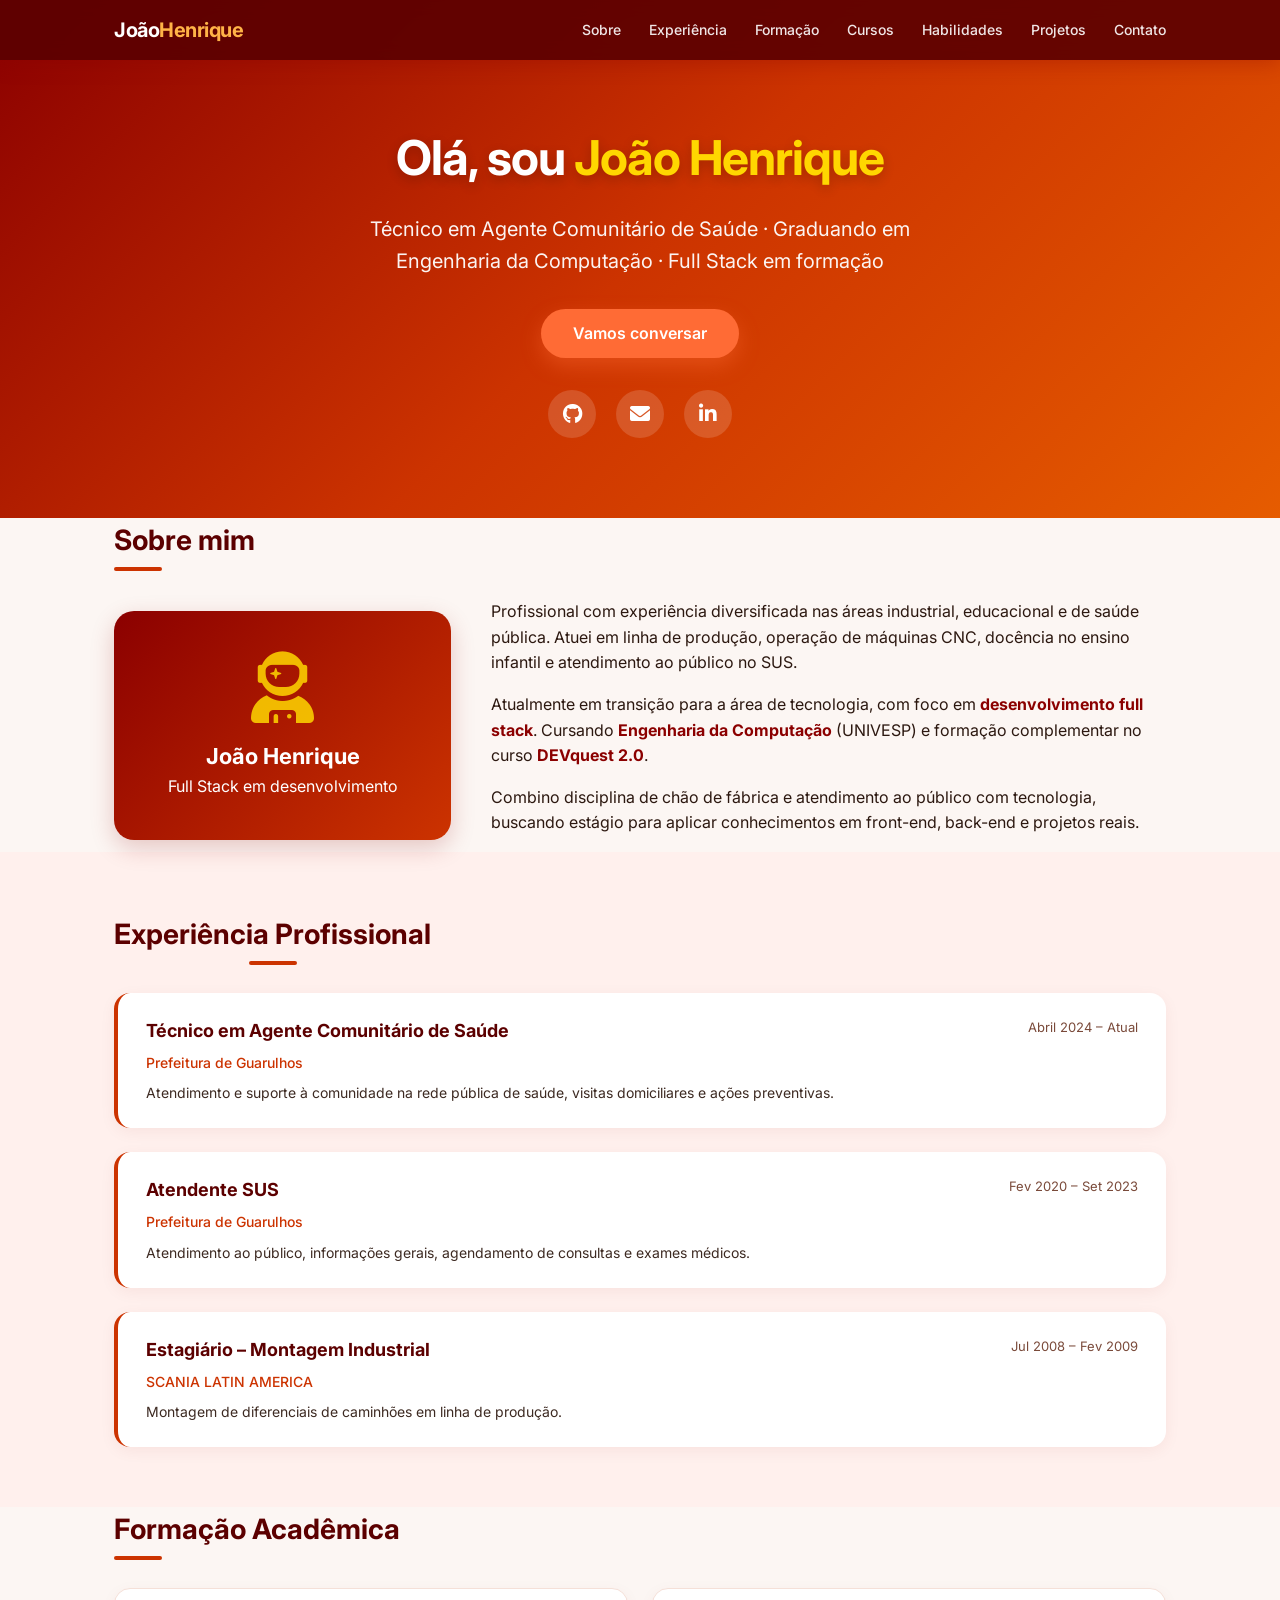
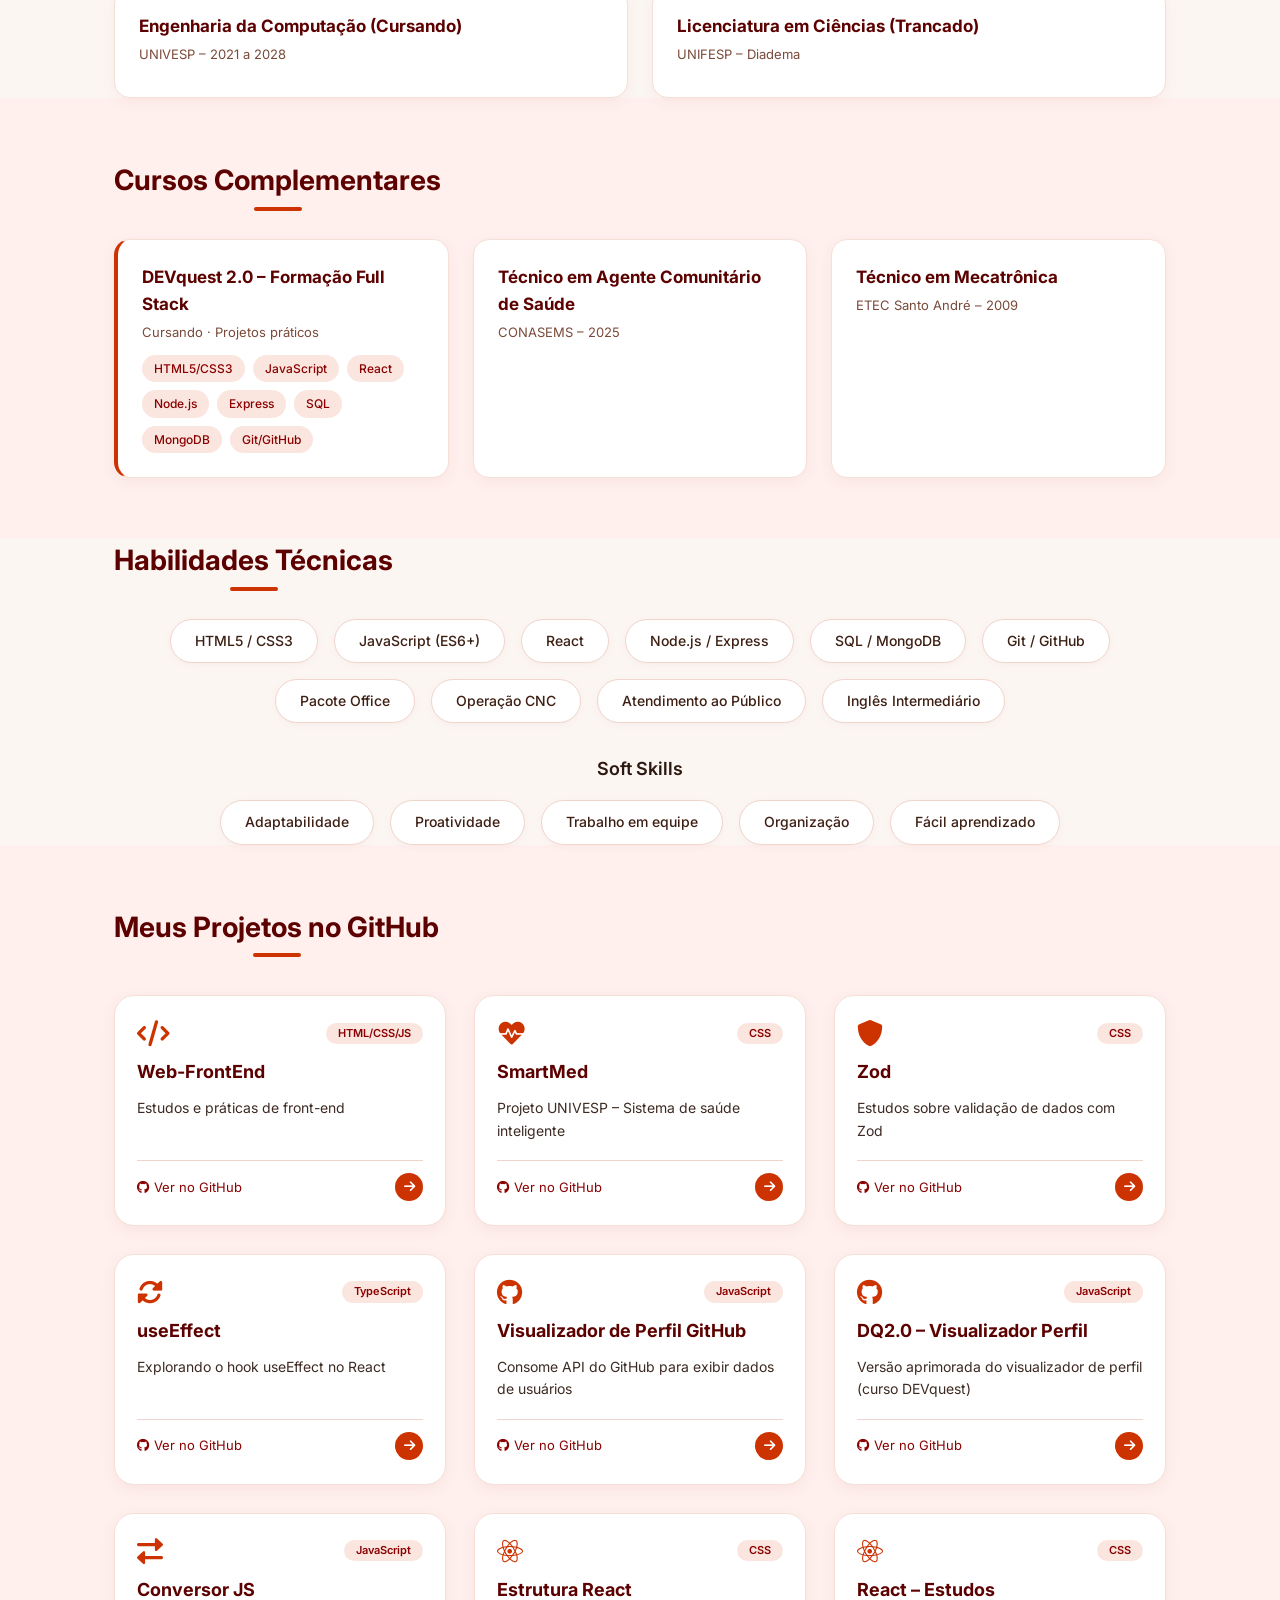
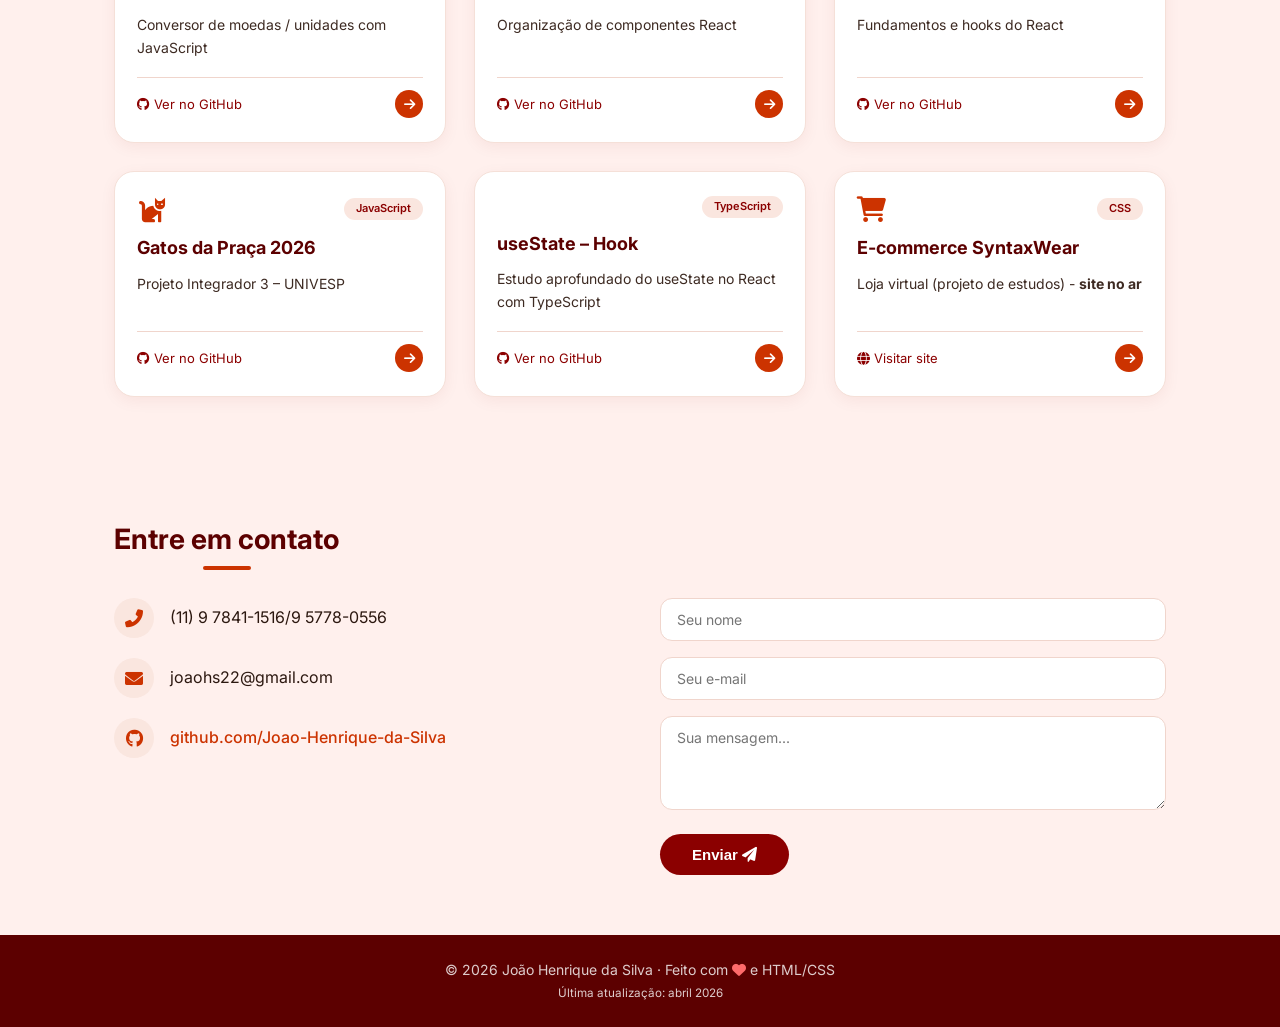
<file: index.html>
<!DOCTYPE html>
<html lang="pt-br">
<head>
    <meta charset="UTF-8">
    <meta name="viewport" content="width=device-width, initial-scale=1.0">
    <title>João Henrique da Silva | Portfólio</title>
    <link href="https://fonts.googleapis.com/css2?family=Inter:opsz,wght@14..32,300;400;600;700&display=swap" rel="stylesheet">
    <link rel="stylesheet" href="https://cdnjs.cloudflare.com/ajax/libs/font-awesome/6.0.0-beta3/css/all.min.css">
    <!-- Link para o CSS externo -->
    <link rel="stylesheet" href="style.css">
</head>
<body>
    <nav class="navbar">
        <div class="container">
            <div class="logo">João<span>Henrique</span></div>
            <button class="nav-toggle" id="navToggle"><i class="fas fa-bars"></i></button>
            <ul class="nav-links" id="navLinks">
                <li><a href="#sobre">Sobre</a></li>
                <li><a href="#experiencia">Experiência</a></li>
                <li><a href="#formacao">Formação</a></li>
                <li><a href="#cursos">Cursos</a></li>
                <li><a href="#habilidades">Habilidades</a></li>
                <li><a href="#projetos">Projetos</a></li>
                <li><a href="#contato">Contato</a></li>
            </ul>
        </div>
    </nav>

    <section class="hero" id="home">
        <div class="container">
            <h1>Olá, sou <span>João Henrique</span></h1>
            <p>Técnico em Agente Comunitário de Saúde · Graduando em Engenharia da Computação · Full Stack em formação</p>
            <a href="#contato" class="btn">Vamos conversar</a>
            <div class="social-icons">
                <a href="https://github.com/Joao-Henrique-da-Silva" target="_blank"><i class="fab fa-github"></i></a>
                <a href="mailto:joaohs22@gmail.com"><i class="fas fa-envelope"></i></a>
                <a href="#"><i class="fab fa-linkedin-in"></i></a>
            </div>
        </div>
    </section>

    <section id="sobre" class="container fade-in">
        <h2 class="section-title">Sobre mim</h2>
        <div class="sobre-grid">
            <div class="sobre-img">
                <i class="fas fa-user-astronaut"></i>
                <h3>João Henrique</h3>
                <p>Full Stack em desenvolvimento</p>
            </div>
            <div class="sobre-text">
                <p>Profissional com experiência diversificada nas áreas industrial, educacional e de saúde pública. Atuei em linha de produção, operação de máquinas CNC, docência no ensino infantil e atendimento ao público no SUS.</p>
                <p>Atualmente em transição para a área de tecnologia, com foco em <strong>desenvolvimento full stack</strong>. Cursando <strong>Engenharia da Computação</strong> (UNIVESP) e formação complementar no curso <strong>DEVquest 2.0</strong>.</p>
                <p>Combino disciplina de chão de fábrica e atendimento ao público com tecnologia, buscando estágio para aplicar conhecimentos em front-end, back-end e projetos reais.</p>
            </div>
        </div>
    </section>

    <section id="experiencia" style="background: #fff0ed;">
        <div class="container">
            <h2 class="section-title section-title-center">Experiência Profissional</h2>
            <div class="timeline fade-in">
                <div class="card">
                    <div class="card-header"><h3>Técnico em Agente Comunitário de Saúde</h3><span class="date">Abril 2024 – Atual</span></div>
                    <div class="card-company">Prefeitura de Guarulhos</div>
                    <div class="card-desc">Atendimento e suporte à comunidade na rede pública de saúde, visitas domiciliares e ações preventivas.</div>
                </div>
                <div class="card">
                    <div class="card-header"><h3>Atendente SUS</h3><span class="date">Fev 2020 – Set 2023</span></div>
                    <div class="card-company">Prefeitura de Guarulhos</div>
                    <div class="card-desc">Atendimento ao público, informações gerais, agendamento de consultas e exames médicos.</div>
                </div>
                <div class="card">
                    <div class="card-header"><h3>Estagiário – Montagem Industrial</h3><span class="date">Jul 2008 – Fev 2009</span></div>
                    <div class="card-company">SCANIA LATIN AMERICA</div>
                    <div class="card-desc">Montagem de diferenciais de caminhões em linha de produção.</div>
                </div>
            </div>
        </div>
    </section>

    <section id="formacao" class="container fade-in">
        <h2 class="section-title">Formação Acadêmica</h2>
        <div class="grid-2col">
            <div class="card-simple"><h4>Engenharia da Computação (Cursando)</h4><div class="sub">UNIVESP – 2021 a 2028</div></div>
            <div class="card-simple"><h4>Licenciatura em Ciências (Trancado)</h4><div class="sub">UNIFESP – Diadema</div></div>
        </div>
    </section>

    <section id="cursos" style="background: #fff0ed;">
        <div class="container fade-in">
            <h2 class="section-title section-title-center">Cursos Complementares</h2>
            <div class="grid-2col">
                <div class="card-simple" style="border-left: 4px solid #cc3300;">
                    <h4>DEVquest 2.0 – Formação Full Stack</h4>
                    <div class="sub">Cursando · Projetos práticos</div>
                    <div class="badge-group">
                        <span class="badge">HTML5/CSS3</span>
                        <span class="badge">JavaScript</span>
                        <span class="badge">React</span>
                        <span class="badge">Node.js</span>
                        <span class="badge">Express</span>
                        <span class="badge">SQL</span>
                        <span class="badge">MongoDB</span>
                        <span class="badge">Git/GitHub</span>
                    </div>
                </div>
                <div class="card-simple"><h4>Técnico em Agente Comunitário de Saúde</h4><div class="sub">CONASEMS – 2025</div></div>
                <div class="card-simple"><h4>Técnico em Mecatrônica</h4><div class="sub">ETEC Santo André – 2009</div></div>
            </div>
        </div>
    </section>

    <section id="habilidades" class="container fade-in">
        <h2 class="section-title section-title-center">Habilidades Técnicas</h2>
        <div class="skills-grid">
            <span class="skill-item">HTML5 / CSS3</span>
            <span class="skill-item">JavaScript (ES6+)</span>
            <span class="skill-item">React</span>
            <span class="skill-item">Node.js / Express</span>
            <span class="skill-item">SQL / MongoDB</span>
            <span class="skill-item">Git / GitHub</span>
            <span class="skill-item">Pacote Office</span>
            <span class="skill-item">Operação CNC</span>
            <span class="skill-item">Atendimento ao Público</span>
            <span class="skill-item">Inglês Intermediário</span>
        </div>
        <div style="margin-top:32px;">
            <h3 style="font-size:18px;font-weight:600;text-align:center;margin-bottom:16px;">Soft Skills</h3>
            <div class="skills-grid">
                <span class="skill-item">Adaptabilidade</span>
                <span class="skill-item">Proatividade</span>
                <span class="skill-item">Trabalho em equipe</span>
                <span class="skill-item">Organização</span>
                <span class="skill-item">Fácil aprendizado</span>
            </div>
        </div>
    </section>

    <section id="projetos" style="background: #fff0ed;">
        <div class="container fade-in">
            <h2 class="section-title section-title-center">Meus Projetos no GitHub</h2>
            <div class="projetos-grid">
                <a href="https://github.com/Joao-Henrique-da-Silva/Web-FrontEnd" target="_blank" class="projeto-card">
                    <div class="projeto-header"><i class="fas fa-code"></i><span class="linguagem">HTML/CSS/JS</span></div>
                    <h3>Web-FrontEnd</h3>
                    <p>Estudos e práticas de front-end</p>
                    <div class="projeto-footer"><span><i class="fab fa-github"></i> Ver no GitHub</span><span class="link-icon"><i class="fas fa-arrow-right"></i></span></div>
                </a>
                <a href="https://github.com/Joao-Henrique-da-Silva/5-Projeto-Univesp---SmartMed" target="_blank" class="projeto-card">
                    <div class="projeto-header"><i class="fas fa-heartbeat"></i><span class="linguagem">CSS</span></div>
                    <h3>SmartMed</h3>
                    <p>Projeto UNIVESP – Sistema de saúde inteligente</p>
                    <div class="projeto-footer"><span><i class="fab fa-github"></i> Ver no GitHub</span><span class="link-icon"><i class="fas fa-arrow-right"></i></span></div>
                </a>
                <a href="https://github.com/Joao-Henrique-da-Silva/zod" target="_blank" class="projeto-card">
                    <div class="projeto-header"><i class="fas fa-shield-alt"></i><span class="linguagem">CSS</span></div>
                    <h3>Zod</h3>
                    <p>Estudos sobre validação de dados com Zod</p>
                    <div class="projeto-footer"><span><i class="fab fa-github"></i> Ver no GitHub</span><span class="link-icon"><i class="fas fa-arrow-right"></i></span></div>
                </a>
                <a href="https://github.com/Joao-Henrique-da-Silva/use-effect" target="_blank" class="projeto-card">
                    <div class="projeto-header"><i class="fas fa-sync-alt"></i><span class="linguagem">TypeScript</span></div>
                    <h3>useEffect</h3>
                    <p>Explorando o hook useEffect no React</p>
                    <div class="projeto-footer"><span><i class="fab fa-github"></i> Ver no GitHub</span><span class="link-icon"><i class="fas fa-arrow-right"></i></span></div>
                </a>
                <a href="https://github.com/Joao-Henrique-da-Silva/visualizador-perfil-github" target="_blank" class="projeto-card">
                    <div class="projeto-header"><i class="fab fa-github"></i><span class="linguagem">JavaScript</span></div>
                    <h3>Visualizador de Perfil GitHub</h3>
                    <p>Consome API do GitHub para exibir dados de usuários</p>
                    <div class="projeto-footer"><span><i class="fab fa-github"></i> Ver no GitHub</span><span class="link-icon"><i class="fas fa-arrow-right"></i></span></div>
                </a>
                <a href="https://github.com/Joao-Henrique-da-Silva/dq2.0-visualizador-perfil-github-main" target="_blank" class="projeto-card">
                    <div class="projeto-header"><i class="fab fa-github"></i><span class="linguagem">JavaScript</span></div>
                    <h3>DQ2.0 – Visualizador Perfil</h3>
                    <p>Versão aprimorada do visualizador de perfil (curso DEVquest)</p>
                    <div class="projeto-footer"><span><i class="fab fa-github"></i> Ver no GitHub</span><span class="link-icon"><i class="fas fa-arrow-right"></i></span></div>
                </a>
                <a href="https://github.com/Joao-Henrique-da-Silva/conversor-js" target="_blank" class="projeto-card">
                    <div class="projeto-header"><i class="fas fa-exchange-alt"></i><span class="linguagem">JavaScript</span></div>
                    <h3>Conversor JS</h3>
                    <p>Conversor de moedas / unidades com JavaScript</p>
                    <div class="projeto-footer"><span><i class="fab fa-github"></i> Ver no GitHub</span><span class="link-icon"><i class="fas fa-arrow-right"></i></span></div>
                </a>
                <a href="https://github.com/Joao-Henrique-da-Silva/05-estrutura-react" target="_blank" class="projeto-card">
                    <div class="projeto-header"><i class="fab fa-react"></i><span class="linguagem">CSS</span></div>
                    <h3>Estrutura React</h3>
                    <p>Organização de componentes React</p>
                    <div class="projeto-footer"><span><i class="fab fa-github"></i> Ver no GitHub</span><span class="link-icon"><i class="fas fa-arrow-right"></i></span></div>
                </a>
                <a href="https://github.com/Joao-Henrique-da-Silva/React" target="_blank" class="projeto-card">
                    <div class="projeto-header"><i class="fab fa-react"></i><span class="linguagem">CSS</span></div>
                    <h3>React – Estudos</h3>
                    <p>Fundamentos e hooks do React</p>
                    <div class="projeto-footer"><span><i class="fab fa-github"></i> Ver no GitHub</span><span class="link-icon"><i class="fas fa-arrow-right"></i></span></div>
                </a>
                <a href="https://github.com/Joao-Henrique-da-Silva/gatos-da-praca-2026" target="_blank" class="projeto-card">
                    <div class="projeto-header"><i class="fas fa-cat"></i><span class="linguagem">JavaScript</span></div>
                    <h3>Gatos da Praça 2026</h3>
                    <p>Projeto Integrador 3 – UNIVESP</p>
                    <div class="projeto-footer"><span><i class="fab fa-github"></i> Ver no GitHub</span><span class="link-icon"><i class="fas fa-arrow-right"></i></span></div>
                </a>
                <a href="https://github.com/Joao-Henrique-da-Silva/01-hook-useState" target="_blank" class="projeto-card">
                    <div class="projeto-header"><i class="fas fa-hook"></i><span class="linguagem">TypeScript</span></div>
                    <h3>useState – Hook</h3>
                    <p>Estudo aprofundado do useState no React com TypeScript</p>
                    <div class="projeto-footer"><span><i class="fab fa-github"></i> Ver no GitHub</span><span class="link-icon"><i class="fas fa-arrow-right"></i></span></div>
                </a>
                <a href="https://joao-henrique-da-silva.github.io/ecommerce-syntaxwear2" target="_blank" class="projeto-card">
                    <div class="projeto-header"><i class="fas fa-shopping-cart"></i><span class="linguagem">CSS</span></div>
                    <h3>E-commerce SyntaxWear</h3>
                    <p>Loja virtual (projeto de estudos) - <strong>site no ar</strong></p>
                    <div class="projeto-footer"><span><i class="fas fa-globe"></i> Visitar site</span><span class="link-icon"><i class="fas fa-arrow-right"></i></span></div>
                </a>
            </div>
        </div>
    </section>

    <section id="contato" style="background: #fff0ed;">
        <div class="container fade-in">
            <h2 class="section-title section-title-center">Entre em contato</h2>
            <div class="contato-grid">
                <div class="contato-info">
                    
                    <div class="item"><i class="fas fa-phone-alt"></i> (11) 9 7841-1516/9 5778-0556</div>
                    <div class="item"><i class="fas fa-envelope"></i> joaohs22@gmail.com</div>
                    <div class="item"><i class="fab fa-github"></i> <a href="https://github.com/Joao-Henrique-da-Silva" target="_blank">github.com/Joao-Henrique-da-Silva</a></div>
                </div>
                <form class="contato-form">
                    <input type="text" placeholder="Seu nome" required>
                    <input type="email" placeholder="Seu e-mail" required>
                    <textarea rows="4" placeholder="Sua mensagem..." required></textarea>
                    <button type="submit">Enviar <i class="fas fa-paper-plane"></i></button>
                </form>
            </div>
        </div>
    </section>

    <footer>
        <div class="container">
            &copy; 2026 João Henrique da Silva · Feito com <i class="fas fa-heart" style="color:#ff6b6b;"></i> e HTML/CSS
            <br><small>Última atualização: abril 2026</small>
        </div>
    </footer>

    <script>
        const toggle = document.getElementById('navToggle');
        const links = document.getElementById('navLinks');
        toggle.addEventListener('click', () => links.classList.toggle('open'));
        document.querySelectorAll('.nav-links a').forEach(link => link.addEventListener('click', () => links.classList.remove('open')));
        const observer = new IntersectionObserver(entries => entries.forEach(entry => entry.isIntersecting && entry.target.classList.add('visible')), { threshold: 0.2 });
        document.querySelectorAll('.fade-in').forEach(el => observer.observe(el));
    </script>
</body>
</html>
</file>
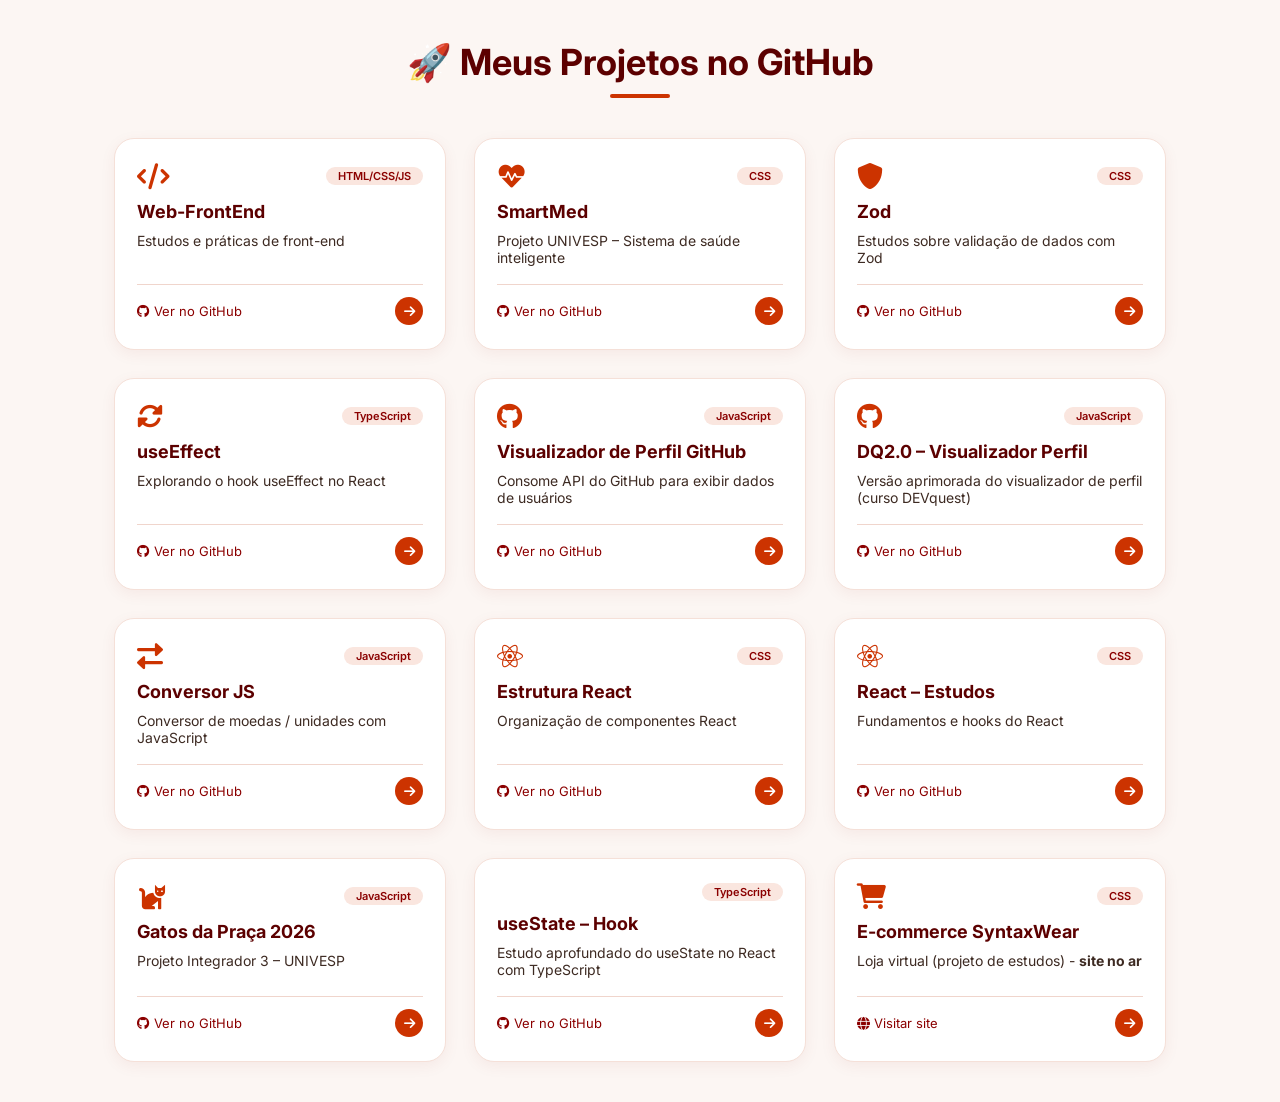
<file: projetos.html>
<!DOCTYPE html>
<html lang="pt-br">
<head>
    <meta charset="UTF-8" />
    <meta name="viewport" content="width=device-width, initial-scale=1.0" />
    <title>Projetos – João Henrique da Silva</title>
    <link href="https://fonts.googleapis.com/css2?family=Inter:opsz,wght@14..32,300;14..32,400;14..32,600;14..32,700&display=swap" rel="stylesheet" />
    <link rel="stylesheet" href="https://cdnjs.cloudflare.com/ajax/libs/font-awesome/6.0.0-beta3/css/all.min.css" />
    <style>
        * { margin: 0; padding: 0; box-sizing: border-box; }
        body { font-family: 'Inter', sans-serif; background: #fcf6f3; color: #2C1810; padding: 40px 20px; }
        .container { max-width: 1100px; margin: 0 auto; padding: 0 24px; }
        .page-title { text-align: center; font-size: 36px; font-weight: 700; color: #5C0000; margin-bottom: 40px; position: relative; }
        .page-title::after { content: ''; display: block; width: 60px; height: 4px; background: #CC3300; margin: 10px auto 0; border-radius: 4px; }
        .projetos-grid { display: grid; grid-template-columns: repeat(auto-fill, minmax(280px, 1fr)); gap: 28px; margin-top: 10px; }
        .projeto-card { background: #fff; border-radius: 20px; padding: 24px 22px; box-shadow: 0 4px 16px rgba(139, 0, 0, 0.06); transition: transform 0.3s, box-shadow 0.3s; border: 1px solid #f5e0d8; text-decoration: none; color: inherit; display: flex; flex-direction: column; gap: 8px; }
        .projeto-card:hover { transform: translateY(-6px); box-shadow: 0 12px 32px rgba(139, 0, 0, 0.12); border-color: #cc3300; }
        .projeto-header { display: flex; justify-content: space-between; align-items: center; font-size: 14px; color: #7a4a3a; }
        .projeto-header i { font-size: 26px; color: #cc3300; }
        .linguagem { background: #fae6df; padding: 2px 12px; border-radius: 30px; font-size: 11px; font-weight: 600; color: #8b0000; }
        .projeto-card h3 { font-size: 18px; font-weight: 700; color: #5c0000; margin: 4px 0 2px; }
        .projeto-card p { font-size: 14px; color: #3d2a22; flex-grow: 1; margin-bottom: 6px; }
        .projeto-footer { display: flex; justify-content: space-between; align-items: center; font-size: 13px; color: #8b0000; border-top: 1px solid #f0d5cc; padding-top: 12px; margin-top: 4px; }
        .projeto-footer .link-icon { background: #cc3300; color: #fff; width: 28px; height: 28px; border-radius: 50%; display: flex; align-items: center; justify-content: center; transition: background 0.3s; }
        .projeto-card:hover .link-icon { background: #8b0000; }
        @media (max-width: 768px) { .projetos-grid { grid-template-columns: 1fr 1fr; } }
        @media (max-width: 480px) { .projetos-grid { grid-template-columns: 1fr; } .page-title { font-size: 28px; } }
    </style>
</head>
<body>
    <div class="container">
        <h1 class="page-title">🚀 Meus Projetos no GitHub</h1>
        <div class="projetos-grid">
            <!-- Todos os cards com link para repositórios -->
            <a href="https://github.com/Joao-Henrique-da-Silva/Web-FrontEnd" target="_blank" class="projeto-card">
                <div class="projeto-header"><i class="fas fa-code"></i><span class="linguagem">HTML/CSS/JS</span></div>
                <h3>Web-FrontEnd</h3>
                <p>Estudos e práticas de front-end</p>
                <div class="projeto-footer"><span><i class="fab fa-github"></i> Ver no GitHub</span><span class="link-icon"><i class="fas fa-arrow-right"></i></span></div>
            </a>
            <a href="https://github.com/Joao-Henrique-da-Silva/5-Projeto-Univesp---SmartMed" target="_blank" class="projeto-card">
                <div class="projeto-header"><i class="fas fa-heartbeat"></i><span class="linguagem">CSS</span></div>
                <h3>SmartMed</h3>
                <p>Projeto UNIVESP – Sistema de saúde inteligente</p>
                <div class="projeto-footer"><span><i class="fab fa-github"></i> Ver no GitHub</span><span class="link-icon"><i class="fas fa-arrow-right"></i></span></div>
            </a>
            <a href="https://github.com/Joao-Henrique-da-Silva/zod" target="_blank" class="projeto-card">
                <div class="projeto-header"><i class="fas fa-shield-alt"></i><span class="linguagem">CSS</span></div>
                <h3>Zod</h3>
                <p>Estudos sobre validação de dados com Zod</p>
                <div class="projeto-footer"><span><i class="fab fa-github"></i> Ver no GitHub</span><span class="link-icon"><i class="fas fa-arrow-right"></i></span></div>
            </a>
            <a href="https://github.com/Joao-Henrique-da-Silva/use-effect" target="_blank" class="projeto-card">
                <div class="projeto-header"><i class="fas fa-sync-alt"></i><span class="linguagem">TypeScript</span></div>
                <h3>useEffect</h3>
                <p>Explorando o hook useEffect no React</p>
                <div class="projeto-footer"><span><i class="fab fa-github"></i> Ver no GitHub</span><span class="link-icon"><i class="fas fa-arrow-right"></i></span></div>
            </a>
            <a href="https://github.com/Joao-Henrique-da-Silva/visualizador-perfil-github" target="_blank" class="projeto-card">
                <div class="projeto-header"><i class="fab fa-github"></i><span class="linguagem">JavaScript</span></div>
                <h3>Visualizador de Perfil GitHub</h3>
                <p>Consome API do GitHub para exibir dados de usuários</p>
                <div class="projeto-footer"><span><i class="fab fa-github"></i> Ver no GitHub</span><span class="link-icon"><i class="fas fa-arrow-right"></i></span></div>
            </a>
            <a href="https://github.com/Joao-Henrique-da-Silva/dq2.0-visualizador-perfil-github-main" target="_blank" class="projeto-card">
                <div class="projeto-header"><i class="fab fa-github"></i><span class="linguagem">JavaScript</span></div>
                <h3>DQ2.0 – Visualizador Perfil</h3>
                <p>Versão aprimorada do visualizador de perfil (curso DEVquest)</p>
                <div class="projeto-footer"><span><i class="fab fa-github"></i> Ver no GitHub</span><span class="link-icon"><i class="fas fa-arrow-right"></i></span></div>
            </a>
            <a href="https://github.com/Joao-Henrique-da-Silva/conversor-js" target="_blank" class="projeto-card">
                <div class="projeto-header"><i class="fas fa-exchange-alt"></i><span class="linguagem">JavaScript</span></div>
                <h3>Conversor JS</h3>
                <p>Conversor de moedas / unidades com JavaScript</p>
                <div class="projeto-footer"><span><i class="fab fa-github"></i> Ver no GitHub</span><span class="link-icon"><i class="fas fa-arrow-right"></i></span></div>
            </a>
            <a href="https://github.com/Joao-Henrique-da-Silva/05-estrutura-react" target="_blank" class="projeto-card">
                <div class="projeto-header"><i class="fab fa-react"></i><span class="linguagem">CSS</span></div>
                <h3>Estrutura React</h3>
                <p>Organização de componentes React</p>
                <div class="projeto-footer"><span><i class="fab fa-github"></i> Ver no GitHub</span><span class="link-icon"><i class="fas fa-arrow-right"></i></span></div>
            </a>
            <a href="https://github.com/Joao-Henrique-da-Silva/React" target="_blank" class="projeto-card">
                <div class="projeto-header"><i class="fab fa-react"></i><span class="linguagem">CSS</span></div>
                <h3>React – Estudos</h3>
                <p>Fundamentos e hooks do React</p>
                <div class="projeto-footer"><span><i class="fab fa-github"></i> Ver no GitHub</span><span class="link-icon"><i class="fas fa-arrow-right"></i></span></div>
            </a>
            <a href="https://github.com/Joao-Henrique-da-Silva/gatos-da-praca-2026" target="_blank" class="projeto-card">
                <div class="projeto-header"><i class="fas fa-cat"></i><span class="linguagem">JavaScript</span></div>
                <h3>Gatos da Praça 2026</h3>
                <p>Projeto Integrador 3 – UNIVESP</p>
                <div class="projeto-footer"><span><i class="fab fa-github"></i> Ver no GitHub</span><span class="link-icon"><i class="fas fa-arrow-right"></i></span></div>
            </a>
            <a href="https://github.com/Joao-Henrique-da-Silva/01-hook-useState" target="_blank" class="projeto-card">
                <div class="projeto-header"><i class="fas fa-hook"></i><span class="linguagem">TypeScript</span></div>
                <h3>useState – Hook</h3>
                <p>Estudo aprofundado do useState no React com TypeScript</p>
                <div class="projeto-footer"><span><i class="fab fa-github"></i> Ver no GitHub</span><span class="link-icon"><i class="fas fa-arrow-right"></i></span></div>
            </a>
            <!-- E-commerce mantém link para página publicada -->
            <a href="https://joao-henrique-da-silva.github.io/ecommerce-syntaxwear2" target="_blank" class="projeto-card">
                <div class="projeto-header"><i class="fas fa-shopping-cart"></i><span class="linguagem">CSS</span></div>
                <h3>E-commerce SyntaxWear</h3>
                <p>Loja virtual (projeto de estudos) - <strong>site no ar</strong></p>
                <div class="projeto-footer"><span><i class="fas fa-globe"></i> Visitar site</span><span class="link-icon"><i class="fas fa-arrow-right"></i></span></div>
            </a>
        </div>
    </div>
</body>
</html>
</file>
<file: style.css>
/* Reset */
* { margin:0; padding:0; box-sizing:border-box; }
html { scroll-behavior: smooth; }
body { font-family: 'Inter', sans-serif; background: #fcf6f3; color: #2C1810; line-height:1.6; }
a { text-decoration:none; color:inherit; }
.container { max-width:1100px; margin:0 auto; padding:0 24px; }

/* Navbar */
.navbar {
    position:fixed; top:0; left:0; right:0; background:rgba(92,0,0,0.92); backdrop-filter:blur(8px);
    padding:14px 0; z-index:1000; box-shadow:0 4px 20px rgba(139,0,0,0.3);
}
.navbar .container { display:flex; justify-content:space-between; align-items:center; }
.logo { font-weight:700; font-size:20px; color:#fff; letter-spacing:-0.5px; }
.logo span { color:#FFB347; }
.nav-links { list-style:none; display:flex; gap:28px; }
.nav-links a { color:rgba(255,255,255,0.9); font-size:14px; font-weight:500; transition:color 0.3s; }
.nav-links a:hover { color:#FFB347; }
.nav-toggle { display:none; font-size:24px; color:#fff; background:none; border:none; cursor:pointer; }

/* Hero */
.hero { padding:120px 0 80px; background:linear-gradient(135deg,#8B0000 0%,#CC3300 50%,#E65C00 100%); color:#fff; text-align:center; }
.hero h1 { font-size:48px; font-weight:700; letter-spacing:-1px; margin-bottom:16px; text-shadow:0 4px 12px rgba(0,0,0,0.2); }
.hero h1 span { color:#FFD700; }
.hero p { font-size:20px; opacity:0.95; max-width:600px; margin:0 auto 32px; }
.hero .btn { display:inline-block; background:#FF6B35; color:#fff; padding:12px 32px; border-radius:40px; font-weight:600; transition:transform 0.3s, box-shadow 0.3s, background 0.3s; box-shadow:0 8px 20px rgba(255,107,53,0.4); }
.hero .btn:hover { transform:translateY(-3px); background:#FF4500; box-shadow:0 12px 28px rgba(255,69,0,0.5); }
.hero .social-icons { margin-top:32px; display:flex; justify-content:center; gap:20px; }
.hero .social-icons a { background:rgba(255,255,255,0.15); width:48px; height:48px; border-radius:50%; display:flex; align-items:center; justify-content:center; font-size:20px; transition:background 0.3s, transform 0.3s; }
.hero .social-icons a:hover { background:rgba(255,215,0,0.3); transform:scale(1.08); }

/* Sections */
section { padding:60px 0; }
.section-title { font-size:28px; font-weight:700; margin-bottom:36px; position:relative; display:inline-block; color:#5C0000; }
.section-title::after { content:''; position:absolute; left:0; bottom:-8px; width:48px; height:4px; background:#CC3300; border-radius:4px; }
.section-title-center { text-align:center; }
.section-title-center::after { left:50%; transform:translateX(-50%); }

/* Sobre */
.sobre-grid { display:grid; grid-template-columns:1fr 2fr; gap:40px; align-items:center; }
.sobre-img { background:linear-gradient(135deg,#8B0000,#CC3300); border-radius:20px; padding:40px 20px; text-align:center; color:#fff; min-height:200px; display:flex; flex-direction:column; justify-content:center; box-shadow:0 8px 24px rgba(139,0,0,0.2); }
.sobre-img i { font-size:72px; margin-bottom:16px; opacity:0.85; color:#FFD700; }
.sobre-img h3 { font-size:22px; }
.sobre-text p { font-size:16px; margin-bottom:16px; color:#2C1810; }
.sobre-text strong { color:#8B0000; }

/* Experiência */
.timeline { display:flex; flex-direction:column; gap:24px; }
.card { background:#fff; border-radius:16px; padding:24px 28px; box-shadow:0 4px 16px rgba(139,0,0,0.06); transition:transform 0.3s, box-shadow 0.3s; border-left:4px solid #CC3300; }
.card:hover { transform:translateY(-4px); box-shadow:0 12px 32px rgba(139,0,0,0.10); }
.card-header { display:flex; justify-content:space-between; flex-wrap:wrap; margin-bottom:6px; }
.card-header h3 { font-size:18px; font-weight:700; color:#5C0000; }
.card-header .date { font-size:13px; color:#7a4a3a; }
.card-company { font-weight:500; color:#CC3300; margin-bottom:8px; font-size:14px; }
.card-desc { font-size:14px; color:#3d2a22; }

/* Grid para formação e cursos */
.grid-2col { display:grid; grid-template-columns:repeat(auto-fit, minmax(280px,1fr)); gap:24px; }
.card-simple { background:#fff; border-radius:16px; padding:24px; box-shadow:0 4px 16px rgba(139,0,0,0.05); transition:transform 0.3s; border:1px solid #f5e0d8; }
.card-simple:hover { transform:translateY(-4px); }
.card-simple h4 { font-size:17px; color:#5C0000; margin-bottom:4px; }
.card-simple .sub { font-size:13px; color:#7a4a3a; margin-bottom:8px; }
.badge-group { display:flex; flex-wrap:wrap; gap:8px; margin-top:12px; }
.badge { background:#fae6df; padding:4px 12px; border-radius:30px; font-size:12px; font-weight:500; color:#8B0000; }

/* Habilidades */
.skills-grid { display:flex; flex-wrap:wrap; gap:16px; justify-content:center; }
.skill-item { background:#fff; border-radius:40px; padding:10px 24px; box-shadow:0 2px 8px rgba(139,0,0,0.04); font-size:14px; font-weight:500; transition:background 0.3s, color 0.3s; border:1px solid #f0d5cc; color:#3d1f14; }
.skill-item:hover { background:#8B0000; color:#fff; }

/* Projetos */
.projetos-grid { display:grid; grid-template-columns:repeat(auto-fill, minmax(280px,1fr)); gap:28px; margin-top:10px; }
.projeto-card { background:#fff; border-radius:20px; padding:24px 22px; box-shadow:0 4px 16px rgba(139,0,0,0.06); transition:transform 0.3s, box-shadow 0.3s; border:1px solid #f5e0d8; text-decoration:none; color:inherit; display:flex; flex-direction:column; gap:8px; }
.projeto-card:hover { transform:translateY(-6px); box-shadow:0 12px 32px rgba(139,0,0,0.12); border-color:#cc3300; }
.projeto-header { display:flex; justify-content:space-between; align-items:center; font-size:14px; color:#7a4a3a; }
.projeto-header i { font-size:26px; color:#cc3300; }
.linguagem { background:#fae6df; padding:2px 12px; border-radius:30px; font-size:11px; font-weight:600; color:#8b0000; }
.projeto-card h3 { font-size:18px; font-weight:700; color:#5c0000; margin:4px 0 2px; }
.projeto-card p { font-size:14px; color:#3d2a22; flex-grow:1; margin-bottom:6px; }
.projeto-footer { display:flex; justify-content:space-between; align-items:center; font-size:13px; color:#8b0000; border-top:1px solid #f0d5cc; padding-top:12px; margin-top:4px; }
.projeto-footer .link-icon { background:#cc3300; color:#fff; width:28px; height:28px; border-radius:50%; display:flex; align-items:center; justify-content:center; transition:background 0.3s; }
.projeto-card:hover .link-icon { background:#8b0000; }

/* Contato */
.contato-grid { display:grid; grid-template-columns:1fr 1fr; gap:40px; }
.contato-info { display:flex; flex-direction:column; gap:20px; }
.contato-info .item { display:flex; align-items:center; gap:16px; color:#2C1810; }
.contato-info .item i { width:40px; height:40px; background:#fae6df; border-radius:50%; display:flex; align-items:center; justify-content:center; color:#CC3300; font-size:18px; }
.contato-info .item a { color:#CC3300; font-weight:500; }
.contato-form input, .contato-form textarea { width:100%; padding:12px 16px; border:1px solid #f0d5cc; border-radius:12px; font-family:inherit; font-size:14px; margin-bottom:16px; transition:border 0.3s; background:#fff; }
.contato-form input:focus, .contato-form textarea:focus { outline:none; border-color:#CC3300; }
.contato-form button { background:#8B0000; color:#fff; padding:12px 32px; border:none; border-radius:40px; font-weight:600; font-size:15px; cursor:pointer; transition:background 0.3s, transform 0.3s; }
.contato-form button:hover { background:#CC3300; transform:scale(1.02); }

/* Footer */
footer { background:#5C0000; color:rgba(255,255,255,0.8); text-align:center; padding:24px 0; font-size:14px; }
footer a { color:#FFB347; }

/* Animações */
.fade-in { opacity:0; transform:translateY(30px); transition:opacity 0.8s ease, transform 0.8s ease; }
.fade-in.visible { opacity:1; transform:translateY(0); }

/* Responsivo */
@media (max-width:768px) {
    .nav-links { display:none; flex-direction:column; gap:12px; background:rgba(92,0,0,0.95); position:absolute; top:60px; left:0; right:0; padding:20px 24px; border-radius:0 0 16px 16px; }
    .nav-links.open { display:flex; }
    .nav-toggle { display:block; }
    .hero h1 { font-size:32px; }
    .hero p { font-size:17px; }
    .sobre-grid { grid-template-columns:1fr; }
    .contato-grid { grid-template-columns:1fr; }
    .section-title { font-size:24px; }
}
@media (max-width:480px) {
    .hero { padding:100px 0 60px; }
    .hero h1 { font-size:26px; }
    .card-header { flex-direction:column; }
}
</file>
